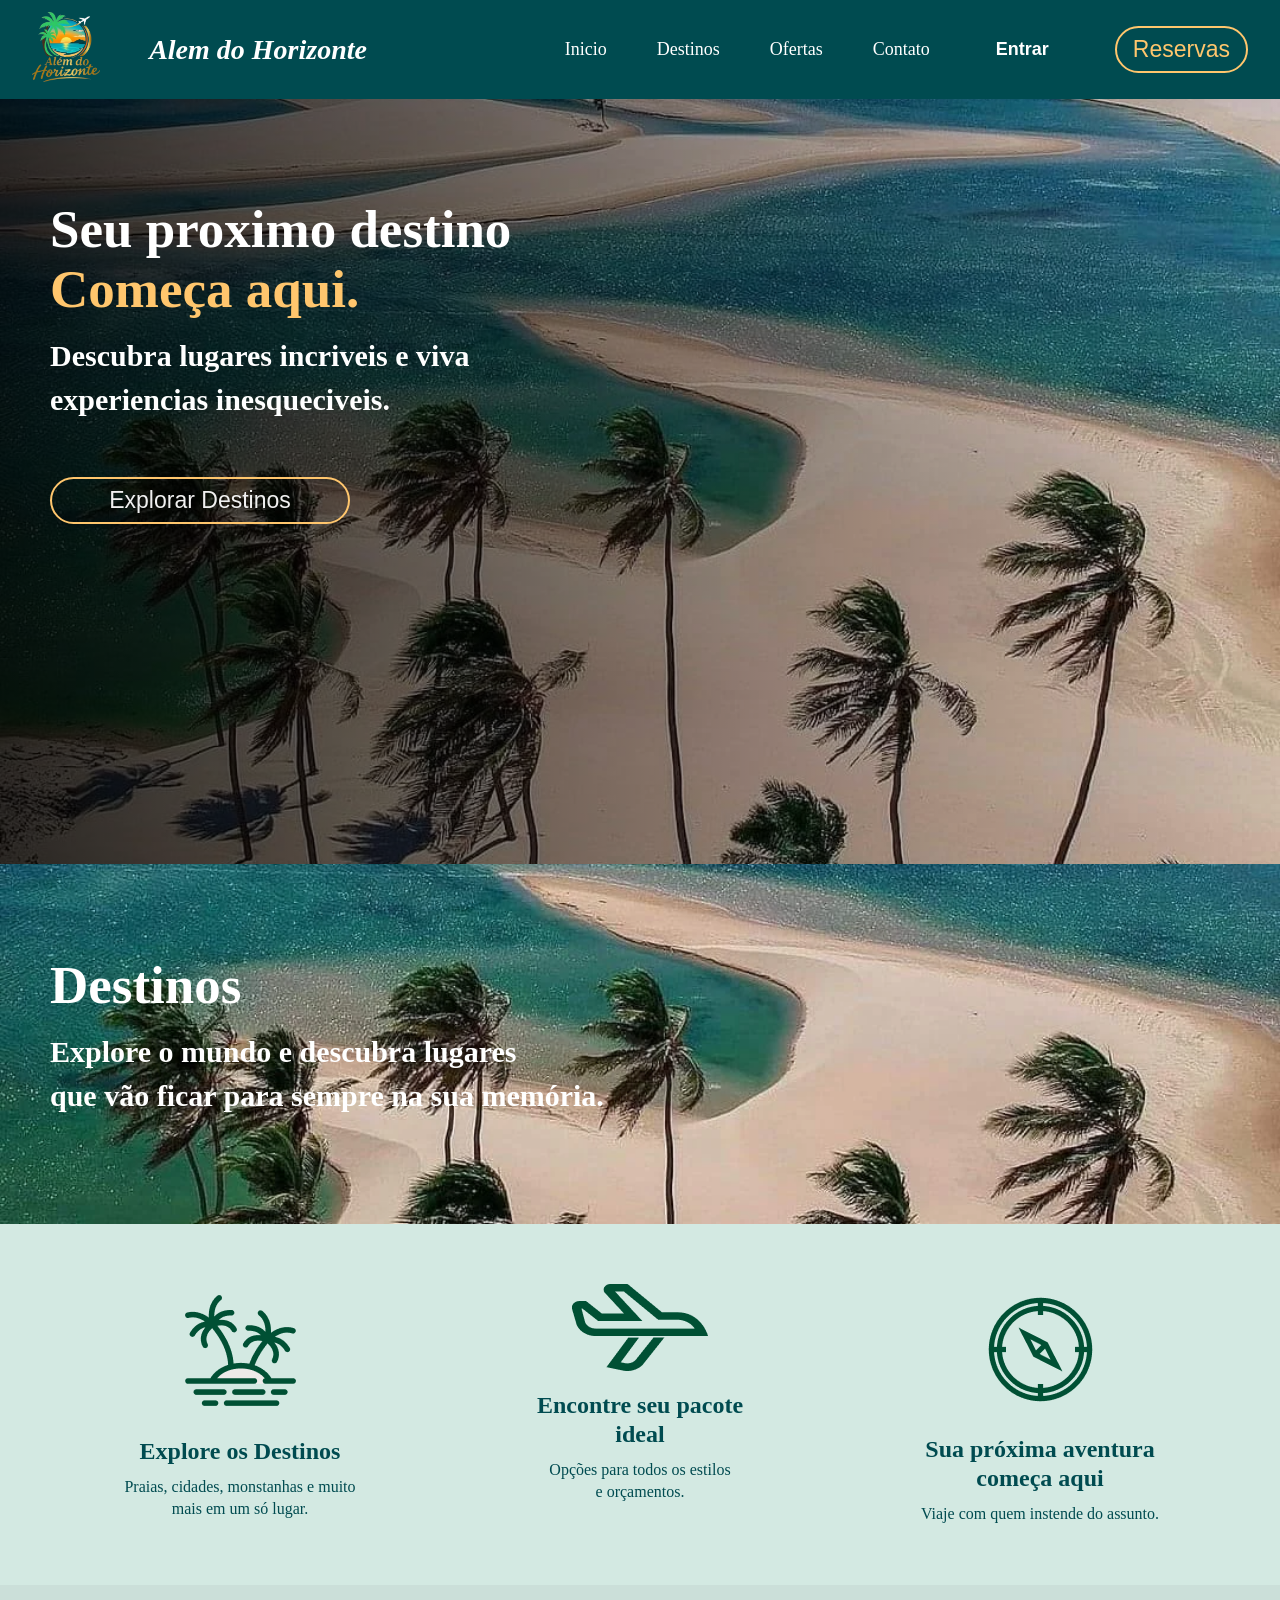
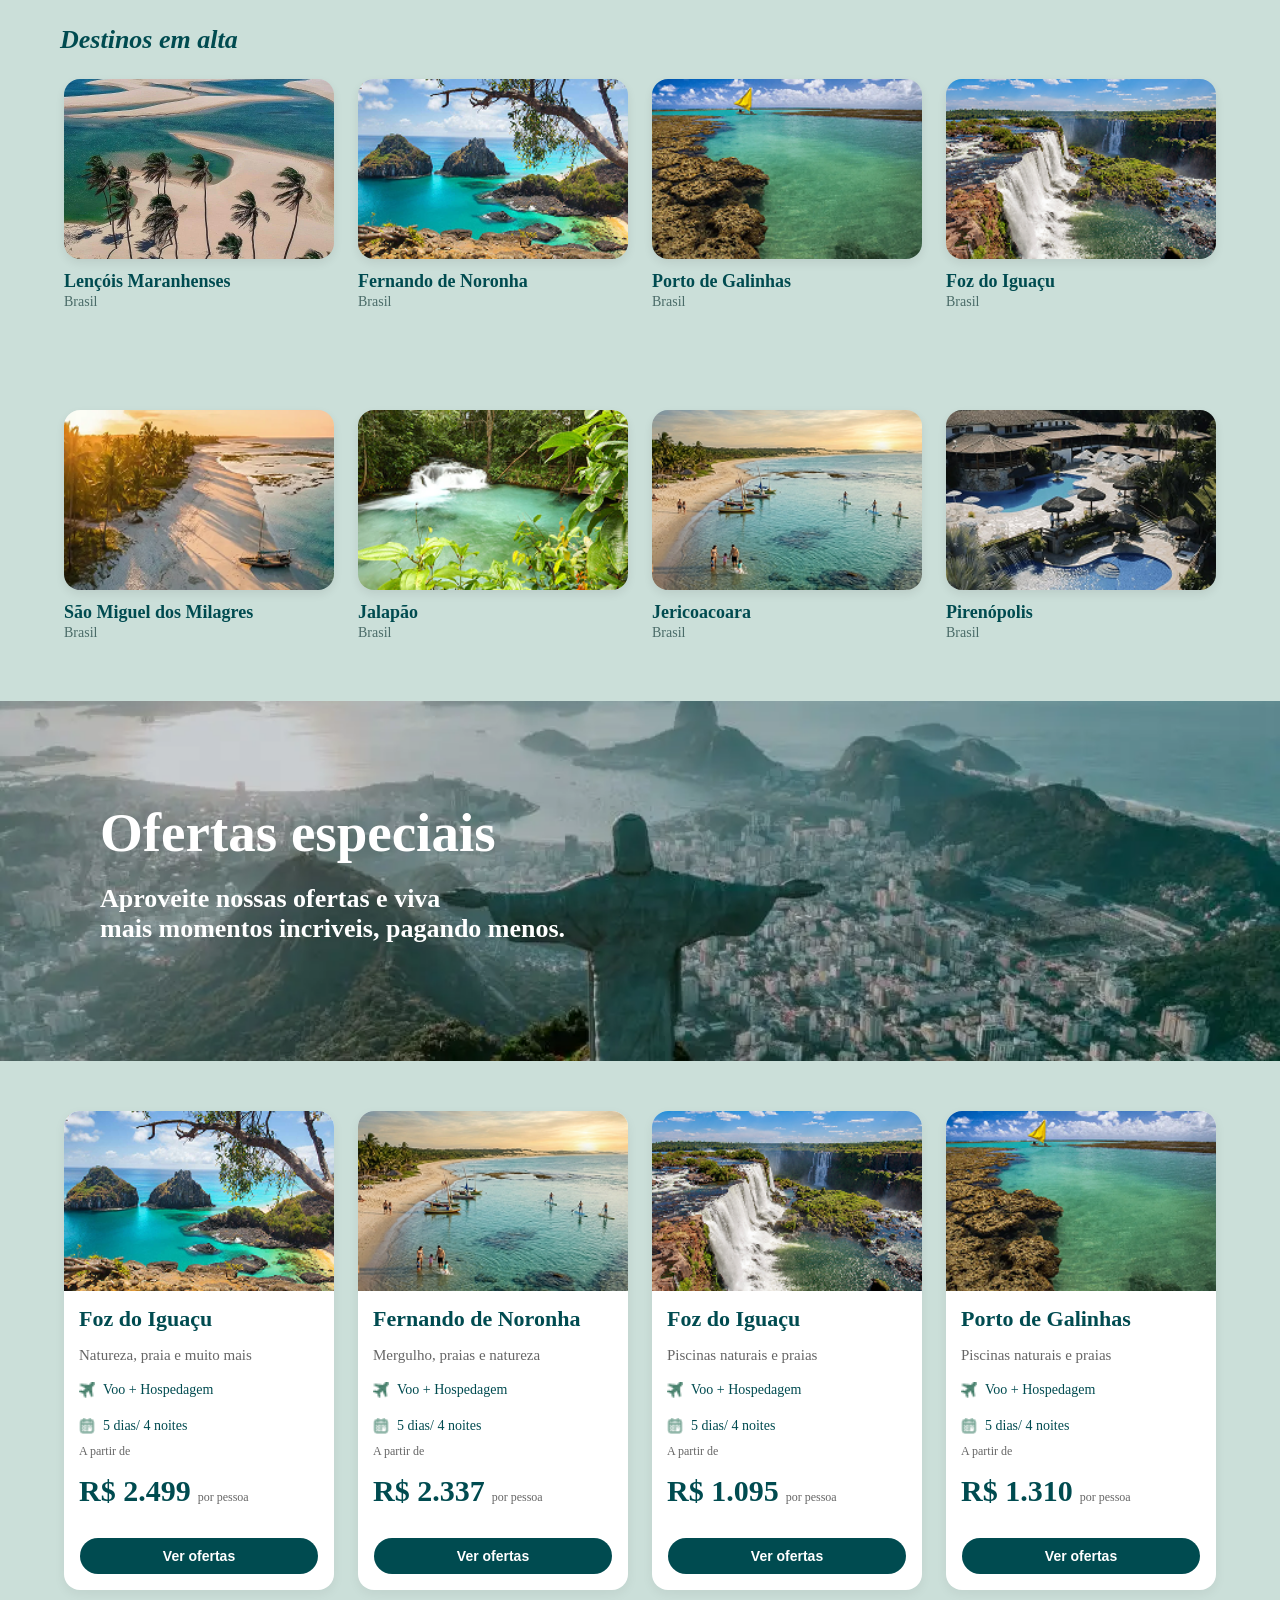
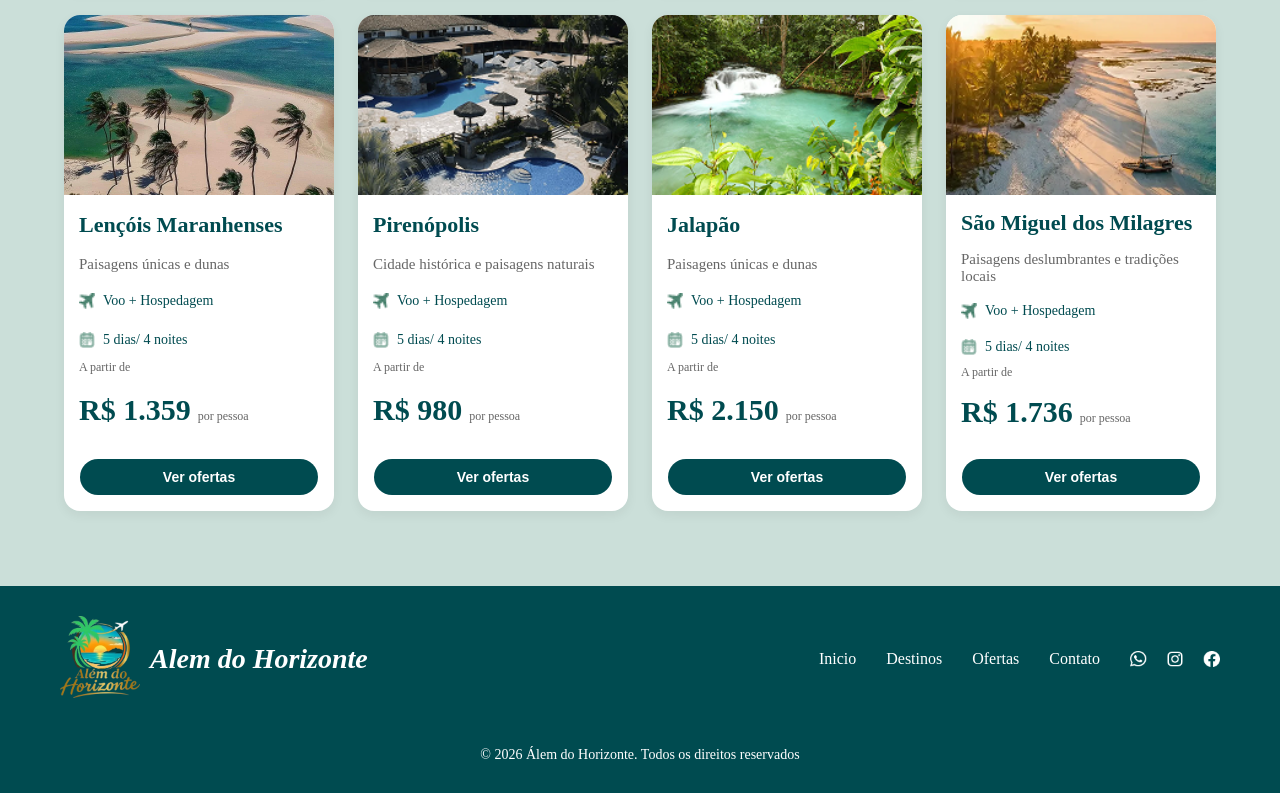
<file: index.html>
<!DOCTYPE html>
<html lang="pt-br">
<head>
    <meta charset="UTF-8">
    <meta name="viewport" content="width=device-width, initial-scale=1.0">
    <title>alemdohorizonte.com.br - Realize conosco sua viagem de verao2027</title>
    <meta name="author" content="Kawany, Marcos, Thifane">
    <link rel="stylesheet" href="css/style.css">
</head>
<body>
    <div class="container">
        <header class="menu">
               <nav class="nav-menu">
                <ul>
                    <li><a href="index.html"><img src="img/logo.png" alt="Logo da empresa alem do horizonte"></a></li>
                    <li><spam class="Titulo-nav">Alem do Horizonte</spam></li>
                    <div class="escritas-nav">
                    <li><a>Inicio</a></li>
                    <li><a>Destinos</a></li>
                    <li><a>Ofertas</a></li>
                    <li><a>Contato</a></li>
                    <li><button class="btn-entrar">Entrar</button></li>
                    <li><a href="forms.html"><button class="btn-reservas">Reservas</button></a></li>
                    </div>
                </ul>
               </nav>
        </header>
    </div>
    <div class="explorar-destino">
         <h1 class="primeiro-titulo">Seu proximo destino</h1>
         <h1 class="segundo-titulo">Começa aqui.</h1>
         <h2 class="primeira-descricao">Descubra lugares incriveis e viva</h2>
         <h2 class="segunda-descricao">experiencias inesqueciveis.</h2>
         <button class="btn-explorar">Explorar Destinos</button>
    </div>

    <div class="destinos-text">

        <h1 class="titulo-text">Destinos</h1>
        <h2 class="descricao-text">Explore o mundo e descubra lugares</h2>
        <h2 class="segunda-descricao-text">que vão ficar para sempre na sua memória.</h2>
    </div>


    <div class="informacoes">
        <ul>
            <li class="icone-informacoes"><img src="img/coconut tree.png" alt="icone de um aviao"></li>
            <li class="titulo-informacoes"><h1>Explore os Destinos</h1></li>
            <li class="descricao-informacoes"><h2>Praias, cidades, monstanhas e muito<br>mais em um só lugar.</h2></li>
        </ul>
        <ul>
            <li class="icone-informacoes"><img src="img/airplane.png" alt="icone de um hotel"></li>
            <li class="titulo-informacoes"><h1>Encontre seu pacote<br>ideal</h1></li>
            <li class="descricao-informacoes"><h2>Opções para todos os estilos<br>e orçamentos.</h2></li>
        </ul>
        <ul>
            <li class="icone-informacoes"><img src="img/Compass.png" alt="icone de um passeio turistico"></li>
            <li class="titulo-informacoes"><h1>Sua próxima aventura<br>começa aqui</h1></li>
            <li class="descricao-informacoes"><h2>Viaje com quem instende do assunto.</h2></li>
        </ul>
    </div>

    <div class="destino-em-alta">
        <h1 class="titulo-destino-em-alta">Destinos em alta</h1>

        <ul class="destino-em-alta-lista">
            <li class="destino-em-alta-item"> <img src="img/Pequenos-Lencois-Maranhenses.png" alt="lençóis maranhenses">
            <span class="descricao-destino-em-alta">Lençóis Maranhenses</span>
            <span class="preco-destino-em-alta">Brasil</span>
            </li>
            <li class="destino-em-alta-item"> <img src="img/Foto Fernando de Noronha.png" alt="Fernando de Noronha">
            <span class="descricao-destino-em-alta">Fernando de Noronha</span>
            <span class="preco-destino-em-alta">Brasil</span>
            </li>
            <li class="destino-em-alta-item"> <img src="img/Foto Porto de Galinhas.png" alt="Porto de Galinhas">
            <span class="descricao-destino-em-alta">Porto de Galinhas</span>
            <span class="preco-destino-em-alta">Brasil</span>
            </li>
            <li class="destino-em-alta-item"> <img src="img/Foto Foz Do Iguaçu.png" alt="Foz do Iguaçu">
            <span class="descricao-destino-em-alta">Foz do Iguaçu</span>
            <span class="preco-destino-em-alta">Brasil</span>
            </li>
        </ul>
    </div>


    <div class="destino-em-alta">

        <ul class="destino-em-alta-lista">
            <li class="destino-em-alta-item"> <img src="img/São Miguel dos Milagres.png" alt="São Miguel dos Milagres">
            <span class="descricao-destino-em-alta">São Miguel dos Milagres</span>
            <span class="preco-destino-em-alta">Brasil</span>
            </li>
            <li class="destino-em-alta-item"> <img src="img/Jalapão.png" alt="Jalapão">
            <span class="descricao-destino-em-alta">Jalapão</span>
            <span class="preco-destino-em-alta">Brasil</span>
            </li>
            <li class="destino-em-alta-item"> <img src="img/Jericoacoara.png" alt="Jericoacoara">
            <span class="descricao-destino-em-alta">Jericoacoara</span>
            <span class="preco-destino-em-alta">Brasil</span>
            </li>
            <li class="destino-em-alta-item"> <img src="img/Pirenópolis.png" alt="Pirenópolis">
            <span class="descricao-destino-em-alta">Pirenópolis</span>
            <span class="preco-destino-em-alta">Brasil</span>
            </li>
        </ul>
    </div>


    <div class="ofertas-especiais">
        <h1 class="titulo-ofertas-especiais">Ofertas especiais</h1>
        <h2 class="descricao-ofertas-especiais">Aproveite nossas ofertas e viva<br>mais momentos incriveis, pagando menos.</h2>
    </div>


    <div class="Selecao_viagens">
        <div class="selecao-top">
            <ul class="cards">
                <li class="card-item"><img src="img/Foto Fernando de Noronha.png" alt="Foz do Iguaçu">
                    <span class="descricao-card">Foz do Iguaçu</span>
                    <span class="subdescricao-card">Natureza, praia e muito mais</span>
                    <span class="hospedagem"><p><img src="img/Vector.png" alt="avião"></p>Voo + Hospedagem</span>
                    <span class="dias"><p><img src="img/andrsrxn_calendar-days.png" alt="calendario"></p>5 dias/ 4 noites</span>
                    <span class="partir">A partir de</span>
                    <span class="preco-card"><p>R$ 2.499</p> por pessoa</span>
                <button class="btn-card">Ver ofertas <p><img src="img/Vector (1).png" alt="avião"></p></button>
                </li>
                <li class="card-item"><img src="img/Jericoacoara.png" alt="Fernando de Noronha">
                    <span class="descricao-card">Fernando de Noronha</span>
                    <span class="subdescricao-card">Mergulho, praias e natureza</span>
                    <span class="hospedagem"><p><img src="img/Vector.png" alt="avião"></p>Voo + Hospedagem</span>
                    <span class="dias"><p><img src="img/andrsrxn_calendar-days.png" alt="calendario"></p>5 dias/ 4 noites</span>
                    <span class="partir">A partir de</span>
                    <span class="preco-card"><p>R$ 2.337</p> por pessoa</span>
                    <button class="btn-card">Ver ofertas <p><img src="img/Vector (1).png" alt="avião"></p></button>
                </li>
                <li class="card-item"><img src="img/Foto Foz Do Iguaçu.png" alt="Foz do Iguaçu">
                    <span class="descricao-card">Foz do Iguaçu</span>
                    <span class="subdescricao-card">Piscinas naturais e praias</span>
                    <span class="hospedagem"><p><img src="img/Vector.png" alt="avião"></p>Voo + Hospedagem</span>
                    <span class="dias"><p><img src="img/andrsrxn_calendar-days.png" alt="calendario"></p>5 dias/ 4 noites</span>
                    <span class="partir">A partir de</span>
                    <span class="preco-card"><p>R$ 1.095</p> por pessoa</span>
                    <button class="btn-card">Ver ofertas <p><img src="img/Vector (1).png" alt="avião"></p></button>
                </li>
                <li class="card-item"><img src="img/Foto Porto de Galinhas.png" alt="Porto de Galinhas">
                    <span class="descricao-card">Porto de Galinhas</span>
                    <span class="subdescricao-card">Piscinas naturais e praias</span>
                    <span class="hospedagem"><p><img src="img/Vector.png" alt="avião"></p>Voo + Hospedagem</span>
                    <span class="dias"><p><img src="img/andrsrxn_calendar-days.png" alt="calendario"></p>5 dias/ 4 noites</span>
                    <span class="partir">A partir de</span>
                    <span class="preco-card"><p>R$ 1.310</p> por pessoa</span>
                    <button class="btn-card">Ver ofertas <p><img src="img/Vector (1).png" alt="avião"></p></button>
                </li>
            </ul>
        </div>



        <div class="selecao-bottom">
            <ul class="cards">
                <li class="card-item"><img src="img/Pequenos-Lencois-Maranhenses.png" alt="Pequenos Lençóis Maranhenses">
                    <span class="descricao-card">Lençóis Maranhenses</span>
                    <span class="subdescricao-card">Paisagens únicas e dunas</span>
                    <span class="hospedagem"><p><img src="img/Vector.png" alt="avião"></p>Voo + Hospedagem</span>
                    <span class="dias"><p><img src="img/andrsrxn_calendar-days.png" alt="calendario"></p>5 dias/ 4 noites</span>
                    <span class="partir">A partir de</span>
                    <span class="preco-card"><p>R$ 1.359</p> por pessoa</span>
                    <button class="btn-card">Ver ofertas <p><img src="img/Vector (1).png" alt="avião"></p></button>
                </li>
                <li class="card-item"><img src="img/Pirenópolis.png" alt="Pirenópolis">
                    <span class="descricao-card">Pirenópolis</span>
                    <span class="subdescricao-card">Cidade histórica e paisagens naturais</span>
                    <span class="hospedagem"><p><img src="img/Vector.png" alt="avião"></p>Voo + Hospedagem</span>
                    <span class="dias"><p><img src="img/andrsrxn_calendar-days.png" alt="calendario"></p>5 dias/ 4 noites</span>
                    <span class="partir">A partir de</span>
                    <span class="preco-card"><p>R$ 980</p> por pessoa</span>
                    <button class="btn-card">Ver ofertas <p><img src="img/Vector (1).png" alt="avião"></p></button>
                </li>
                <li class="card-item"><img src="img/Jalapão.png" alt="Jalapão">
                    <span class="descricao-card">Jalapão</span>
                    <span class="subdescricao-card">Paisagens únicas e dunas</span>
                    <span class="hospedagem"><p><img src="img/Vector.png" alt="avião"></p>Voo + Hospedagem</span>
                    <span class="dias"><p><img src="img/andrsrxn_calendar-days.png" alt="calendario"></p>5 dias/ 4 noites</span>
                    <span class="partir">A partir de</span>
                    <span class="preco-card"><p>R$ 2.150</p> por pessoa</span>
                    <button class="btn-card">Ver ofertas <p><img src="img/Vector (1).png" alt="avião"></p></button>
                </li>
                <li class="card-item"><img src="img/São Miguel dos Milagres.png" alt="São Miguel dos Milagres">
                    <span class="descricao-card">São Miguel dos Milagres</span>
                    <span class="subdescricao-card">Paisagens deslumbrantes e tradições locais</span>
                    <span class="hospedagem"><p><img src="img/Vector.png" alt="avião"></p>Voo + Hospedagem</span>
                    <span class="dias"><p><img src="img/andrsrxn_calendar-days.png" alt="calendario"></p>5 dias/ 4 noites</span>
                    <span class="partir">A partir de</span>
                    <span class="preco-card"><p>R$ 1.736</p> por pessoa</span>
                    <button class="btn-card">Ver ofertas <p><img src="img/Vector (1).png" alt="avião"></p></button>
                </li>
            </ul>
        </div>
    </div>



    <footer class="footer">

        <nav class="nav-foorter">
                <ul>
                    <li><a href="index.html"><img src="img/logo.png" alt="Logo da empresa alem do horizonte"></a></li>
                    <li><spam class="Titulo-nav">Alem do Horizonte</spam></li>
                    <div class="escritas-nav">
                    <li><a>Inicio</a></li>
                    <li><a>Destinos</a></li>
                    <li><a>Ofertas</a></li>
                    <li><a>Contato</a></li>
                    <li><img src="img/Group.png" alt="Ícone de rede social"></li>
                    </div>
                </ul>
               </nav>

        <p>© 2026 Álem do Horizonte. Todos os direitos reservados </p>
    </footer>

</body>
</html>
</file>
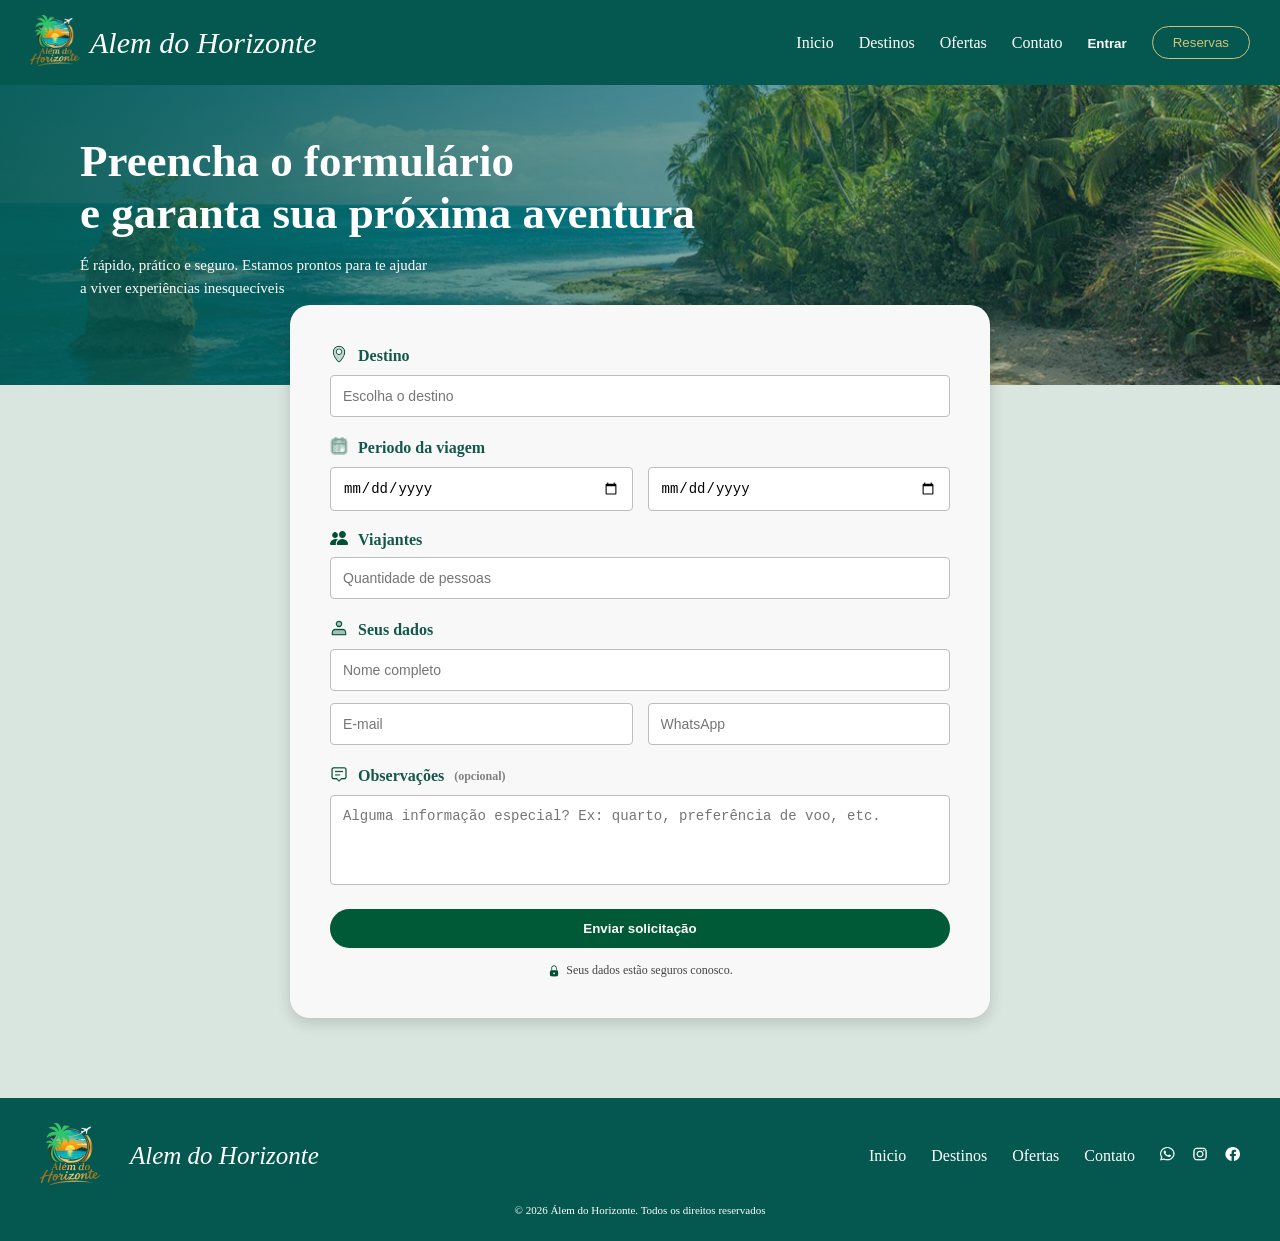
<file: forms.html>
<!DOCTYPE html>
<html lang="pt-br">
<head>
    <meta charset="UTF-8">
    <meta name="viewport" content="width=device-width, initial-scale=1.0">
    <title>Formulario</title>
    <link rel="stylesheet" href="css/forms.css">
</head>
<body>
    <div class="container">
        <header class="menu">
               <nav class="nav-menu">
                <ul>
                    <li><a href="index.html"><img src="img/logo.png" alt="Logo da empresa alem do horizonte"></a></li>
                    <li><spam class="Titulo-nav">Alem do Horizonte</spam></li>
                    <div class="escritas-nav">
                    <li><a>Inicio</a></li>
                    <li><a>Destinos</a></li>
                    <li><a>Ofertas</a></li>
                    <li><a>Contato</a></li>
                    <li><button class="btn-entrar">Entrar</button></li>
                    <li><a href="forms.html"><button class="btn-reservas">Reservas</button></a></li>
                    </div>
                </ul>
               </nav>
        </header>


        <div class="preecha forms">
            <h1>Preencha o formulário<br>e garanta sua próxima aventura</h1>
        <h3>É rápido, prático e seguro. Estamos prontos para te ajudar<br>a viver experiências inesquecíveis</h3>
        </div>

        <div class="formulario">
            <form class="form-viagem" action="processar_formulario.php" method="POST">

                <div class="grupo-form">
                    <label class="titulo-form" for="destino"><span class="icone-form"><img src="img/andrsrxn_map-pin.png" alt="Localização"></span>Destino</label>
                    <input class="campo-form" type="text" id="destino" name="destino" placeholder="Escolha o destino" required>
                </div>

                <div class="grupo-form">
                    <label class="titulo-form" for="data-ida"><span class="icone-form"><img src="img/andrsrxn_calendar-days.png" alt="calendario"></span>Periodo da viagem</label>
                    <div class="linha-form">
                        <input class="campo-form" type="date" id="data-ida" name="data-ida" title="Data de ida" required>
                        <input class="campo-form" type="date" id="data-volta" name="data-volta" title="Data de volta" required>
                    </div>
                </div>

                <div class="grupo-form">
                    <label class="titulo-form" for="viajantes"><span class="icone-form"><img src="img/pessoas.png" alt="Viajantes"></span>Viajantes</label>
                    <input class="campo-form" type="number" id="viajantes" name="viajantes" min="1" placeholder="Quantidade de pessoas" required>
                </div>

                <div class="grupo-form">
                    <label class="titulo-form" for="nome"><span class="icone-form"><img src="img/icon-park-twotone_people.png" alt="Usuário"></span>Seus dados</label>
                    <input class="campo-form" type="text" id="nome" name="nome" placeholder="Nome completo" required>
                    <div class="linha-form">
                        <input class="campo-form" type="email" id="email" name="email" placeholder="E-mail" required>
                        <input class="campo-form" type="tel" id="whatsapp" name="whatsapp" placeholder="WhatsApp" required>
                    </div>
                </div>

                <div class="grupo-form">
                    <label class="titulo-form" for="observacoes"><span class="icone-form"><img src="img/griddy-icons_annotation-text.png" alt="Observações"></span>Observações <span class="opcional">(opcional)</span></label>
                    <textarea class="campo-form" id="observacoes" name="observacoes" placeholder="Alguma informação especial? Ex: quarto, preferência de voo, etc."></textarea>
                </div>

                <button class="btn-enviar" type="submit">Enviar solicitação</button>

                <span class="seguranca-form"><img src="img/basil_lock-solid.png" alt="Segurança"> Seus dados estão seguros conosco.</span>
            </form>
        </div>
    </div>



    <footer class="footer">

        <nav class="nav-foorter">
                <ul>
                    <li><a href="index.html"><img src="img/logo.png" alt="Logo da empresa alem do horizonte"></a></li>
                    <li><spam class="Titulo-nav">Alem do Horizonte</spam></li>
                    <div class="escritas-nav">
                    <li><a>Inicio</a></li>
                    <li><a>Destinos</a></li>
                    <li><a>Ofertas</a></li>
                    <li><a>Contato</a></li>
                    <li><img src="img/Group.png" alt="Ícone de rede social" style="background-color: black;"></li>
                    </div>
                </ul>
               </nav>

        <p>© 2026 Álem do Horizonte. Todos os direitos reservados </p>
    </footer>

</body>
</html>
</file>
<file: css/style.css>
body{
    background-color: #D3E9E2;
    overflow-x: hidden;
}
.container{
    width:100%;
}

body{
    width:100%;
    overflow-x:hidden;
}

.container{
    width: 100%;
    max-width: none;
    margin: 0 auto;
}

* {
    margin: 0;
    padding: 0;
    box-sizing: border-box;
}

.menu {
    background-color: #004B50;
    padding: 12px 32px;
}

.nav-menu ul {
    display: flex;
    align-items: center;
    gap: 24px;
    list-style: none;
}

.nav-menu .escritas-nav {
    margin-left: auto;
    display: flex;
    align-items: center;
    gap: 50px;
    list-style: none;
}

.nav-menu img {
    height: 70px;
}


.Titulo-nav {
    color: #fff;
    font-weight: bold;
    font-style: italic;
    font-size: 28px;
    margin-left: 25px;
}

.nav-menu a {
    color: #fff;
    text-decoration: none;
    cursor: pointer;
    font-size: 18px;
}

.btn-entrar {
    background: none;
    border: none;
    color: #fff;
    font-weight: bold;
    font-size: 18px;
    cursor: pointer;
    padding: 8px 16px;
    transition: 0.3s;
}

.btn-reservas {
    background: none;
    border: 2px solid #FFC66D;
    color: #FFC66D;
    font-size: 23px;
    padding: 8px 16px;
    border-radius: 40px;
    cursor: pointer;
    padding: 8px 16px;
    transition: 0.3s;
}

.btn-entrar:hover {
    color: #FFC66D;
}

.btn-reservas:hover {
    background-color: #FFC66D;
    color: #004B50;
}

.primeiro-titulo {
    color: #fff;
    font-size: 53px;
    margin-top: 100px;
    margin-left: 50px;
}

.segundo-titulo {
    color: #FFC66D;
    font-size: 53px;
    margin-left: 50px;
}

.primeira-descricao {
    color: #fff;
    font-size: 30px;
    margin-left: 50px;
    margin-top: 20px;
}

.segunda-descricao {
    color: #fff;
    font-size: 30px;
    margin-left: 50px;
    margin-top: 10px;
}

.explorar-destino {
    background-image: linear-gradient(to right, rgba(0, 0, 0, 0.8), transparent), url('../img/Pequenos-Lencois-Maranhenses.png');
    background-size: cover;
    background-position: center;
    height: 85vh;
    display: flex;
    flex-direction: column;
    justify-content: left;
    align-items: left;
    text-align: left;
}

.btn-explorar {
    background: none;
    border: 2px solid #FFC66D;
    color: #f0f0f0;
    max-width: 300px;
    font-size: 23px;
    padding: 8px 16px;
    border-radius: 40px;
    cursor: pointer;
    padding: 8px 16px;
    margin-top: 60px;
    margin-left: 50px;
    transition: 0.3s;
}

.btn-explorar:hover {
    background-color: #FFC66D;
    color: #004B50;
}

.destinos-text{
    background-image:url('../img/Pequenos-Lencois-Maranhenses.png');
    background-size: cover;
    background-position: center;
    height: 40vh;
    display: flex;
    flex-direction: column;
    justify-content: left;
    align-items: left;
    text-align: left;
}

.titulo-text {
    color: #fff;
    font-size: 53px;
    margin-top: 100px;
    margin-left: 50px;
}

.descricao-text {
    color: #fff;
    font-size: 30px;
    margin-left: 50px;
    margin-top: 20px;
    font-weight: bold;
}
.segunda-descricao-text {
    color: #fff;
    font-size: 30px;
    margin-left: 50px;
    margin-top: 10px;
    font-weight: bold;
}

.informacoes {
    background-color: #D3E9E2;
    padding: 12px 32px;
    display: flex;
    justify-content: space-between;
    align-items: center;
}
.icone
-informacoes {
    display: flex;
    margin-top: 50px;
    align-items: center;
    margin-left: 100px;
}

.titulo-informacoes {
    color: #005034;
    font-size: 20px;
    font-weight: bold;
    list-style: none;
    margin-top: 50px;
}

.descricao-informacoes {
    color: #005034;
    font-size: 16px;
    list-style: none;
}
.destino-em-alta {
    background-color: #CBDFD9;
    padding-bottom: 80px;
}

.titulo-destino-em-alta{
    font-style: italic;
    padding-top:40px;
    font-size: 50px;
    color: #004B50;
    list-style: none;
    margin-left: 40px;
    margin-bottom: 40px;
}
.destino-em-alta-lista {
    padding: 12px 20px;
    display: flex;
    justify-content: center;
    gap: 15px;
    list-style: none;
}

.destino-em-alta-item {
    display: flex;
    flex-direction: column;
}

.destino-em-alta-item img{
    width: 220px;
    height: 150px;
    object-fit: cover;
    border-radius: 15px;
}

.descricao-destino-em-alta {
    color: #004B50;
    font-size: 18px;
    font-weight: bold;
    list-style: none;
}

.preco-destino-em-alta {
    color: #004B50;
    font-size: 16px;
    list-style: none;
}

.ofertas-especiais {
    background-image:url('../img/cristo redentor.png');
    background-size: cover;
    background-position: center;
    height: 40vh;
    display: flex;
    flex-direction: column;
    justify-content: left;
    align-items: left;
    text-align: left;
}

.titulo-ofertas-especiais {
    color: #fff;
    font-size: 55px;
    margin-top: 100px;
    margin-left: 100px;
}
.descricao-ofertas-especiais {
    color: #fff;
    font-size: 26px;
    margin-left: 100px;
    margin-top: 20px;
    font-weight: bold;
}
/* CARDS */

.Selecao_viagens{
    background-color:#F5F5F5;
    padding:40px;
}


/* ==================== CARDS / SELEÇÃO VIAGENS ==================== */

.Selecao_viagens {
    background-color: #CBDFD9;
    padding: 50px 20px;
}

.selecao-top, .selecao-bottom {
    margin-bottom: 25px;
}

.cards {
    display: flex;
    justify-content: center;
    flex-wrap: wrap;
    gap: 20px;
    list-style: none;
    max-width: 1200px;
    margin: 0 auto;
    padding: 0;
}

.card-item {
    width: 260px;
    background: #ffffff;
    border-radius: 16px;
    overflow: hidden;
    box-shadow: 0 4px 12px rgba(0, 0, 0, 0.06);
    display: flex;
    flex-direction: column;
}

.card-item > img {
    width: 100%;
    height: 140px;
    object-fit: cover;
    display: block;
}

.descricao-card {
    display: block;
    font-size: 20px;
    font-weight: bold;
    color: #004B50;
    padding: 12px 16px 4px 16px;
}

.subdescricao-card {
    display: block;
    font-size: 13px;
    color: #555555;
    padding: 0 16px;
    margin-bottom: 8px;
}

.hospedagem,
.dias {
    display: flex;
    align-items: center;
    gap: 8px;
    padding: 4px 16px;
    color: #004B50;
    font-size: 13px;
}

.hospedagem p,
.dias p {
    margin: 0;
    display: flex;
    align-items: center;
}

.hospedagem img,
.dias img {
    width: 14px;
    height: 14px;
}

.partir {
    display: block;
    padding: 8px 16px 0 16px;
    color: #666666;
    font-size: 12px;
}

.preco-card {
    display: block;
    padding: 0 16px;
    color: #666666;
    font-size: 12px;
}

.preco-card p {
    font-size: 26px;
    color: #004B50;
    font-weight: bold;
    display: inline-block;
    margin: 0 4px 0 0;
}

.btn-card {
    width: 88%;
    margin: 12px auto 16px auto;
    background-color: #004B50;
    color: #ffffff;
    border: none;
    border-radius: 20px;
    padding: 8px 0;
    font-size: 13px;
    font-weight: 500;
    cursor: pointer;
    display: flex;
    align-items: center;
    justify-content: center;
    gap: 6px;
    transition: background 0.2s;
}

.btn-card:hover {
    background-color: #00363a;
}

.btn-card p {
    margin: 0;
    display: flex;
    align-items: center;
}

.btn-card img {
    width: 12px;
    height: 12px;
}

.footer {
    background: #004B50;
    color: white;
    padding: 30px 60px;
    display: flex;
    flex-direction: column;
}

.nav-foorter {
    margin-bottom: 20px;
}

.nav-foorter ul {
    display: flex;
    align-items: center;
    list-style: none;
}

.nav-foorter img {
    width: 80px;
    height: auto;
}

.footer .Titulo-nav {
    font-size: 28px;
    margin-left: 10px;
}

.nav-foorter .escritas-nav {
    margin-left: auto;
    display: flex;
    align-items: center;
    gap: 30px;
}

.nav-foorter .escritas-nav img {
    width: 90px;
    height: auto;
    display: block;
}

.nav-foorter a {
    color: white;
    text-decoration: none;
}

.footer p {
    text-align: center;
    margin-top: 25px;
    font-size: 14px;
}

.nav-foorter img{
    width:80px;
    height:auto;
}

.footer .Titulo-nav{
    font-size:28px;
    margin-left:10px;
}

.nav-foorter .escritas-nav{
    margin-left:auto;
    display:flex;
    align-items:center;
    gap:30px;
}

.nav-foorter a{
    color:white;
    text-decoration:none;
}

.footer p{
    text-align:center;
    margin-top:25px;
    font-size:14px;
}
.nav-foorter img{
    width:80px;
}
.footer{
    display:flex;
    flex-direction:column;
}

.nav-foorter{
    margin-bottom:20px;
}
.cards {
    display: flex;
    justify-content: center;
    flex-wrap: wrap; 
    gap: 24px; 
    list-style: none;
    max-width: 1280px; 
    margin: 0 auto;
    padding: 0;
}

.card-item {
    width: 270px;
    background: #ffffff;
    border-radius: 16px;
    overflow: hidden;
    box-shadow: 0 4px 12px rgba(0, 0, 0, 0.06);
    display: flex;
    flex-direction: column;
    justify-content: space-between; 
}

.subdescricao-card {
    display: block;
    font-size: 13px;
    color: #555555;
    padding: 0 16px;
    margin-bottom: 8px;
}

.btn-card {
    width: 88%;
    margin: 15px auto 16px auto; 
    background-color: #004B50;
    color: #ffffff;
    border: none;
    border-radius: 20px;
    padding: 10px 16px;
    font-size: 14px;
    font-weight: bold;
    cursor: pointer;

    display: inline-flex;
    align-items: center;
    justify-content: center;
    gap: 8px;
}

.btn-card p {
    margin: 0 !important;
    padding: 0 !important;
    display: flex !important;
    align-items: center !important;
    line-height: 0 !important; 
}

.btn-card img {
    width: 14px !important;
    height: 14px !important;
    display: inline-block !important;
    vertical-align: middle !important;
}

.card-item > img{
    width:100%;
    height:180px;
    object-fit:cover;
    display:block;
}

.descricao-card{
    display:block;
    font-size:22px;
    font-weight:bold;
    color:#004B50;
    padding:15px;
}

.subdescricao-card{
    display:block;
    font-size:15px;
    color:#666;
    padding:0 15px;
}

.hospedagem,
.dias{
    display:flex;
    align-items:center;
    gap:8px;
    padding:10px 15px;
    color:#004B50;
    font-size:14px;
}

.hospedagem img,
.dias img{
    width:16px;
    height:16px;
}

.partir{
    display:block;
    padding:0 15px;
    color:#666;
}

.preco-card{
    display:block;
    padding:15px;
}

.preco-card p{
    font-size:30px;
    color:#004B50;
    font-weight:bold;
}

.btn-card{
    width:85%;
    margin:15px auto 20px;
    display:block;

    background:#004B50;
    color:white;

    border:none;
    border-radius:40px;

    padding:12px;

    cursor:pointer;
}
.nav-foorter .escritas-nav img{
    width: 90px;
    height: auto;
    display: block;
}
li, ul, ol {
    list-style: none;
}

img {
    border: none;
    outline: none;
}
.informacoes ul:first-child .icone-informacoes img {
    clip-path: inset(6px);
}
.btn-card {
    width: 88%;
    margin: 15px auto 16px auto; 
    background-color: #004B50;
    color: #ffffff;
    border: none;
    border-radius: 20px;
    padding: 10px 16px;
    font-size: 14px;
    font-weight: bold;
    cursor: pointer;

    display: flex;
    align-items: center;
    justify-content: center;
}

.btn-card p {
    display: none !important;
}

.destino-em-alta {
    max-width: 1280px;
    margin: 0 auto 30px auto;
    padding: 0 20px;
}

.titulo-destino-em-alta {
    font-size: 24px;
    color: #004B50;
    margin-bottom: 20px;
}

.destino-em-alta-lista {
    display: flex;
    justify-content: center;
    flex-wrap: wrap;
    gap: 24px;
    list-style: none;
    padding: 0;
    margin: 0;
}

.destino-em-alta-item {
    width: 270px;
    display: flex;
    flex-direction: column;
}

.destino-em-alta-item img {
    width: 100% !important;
    height: 180px !important;
    object-fit: cover !important;
    border-radius: 16px !important;
    display: block;
    box-shadow: 0 4px 10px rgba(0, 0, 0, 0.08);
}

.descricao-destino-em-alta {
    font-size: 18px !important;
    font-weight: bold !important;
    color: #004B50 !important;
    margin-top: 12px !important;
    display: block;
}

.preco-destino-em-alta {
    font-size: 14px !important;
    color: #4A6B68 !important;
    margin-top: 2px !important;
    display: block;
}

.destino-em-alta {
    background-color: #CBDFD9 !important;
    width: 100% !important;
    max-width: 100% !important;
    padding: 40px 0 60px 0 !important;
    margin: 0 !important;
}

.titulo-destino-em-alta {
    max-width: 1200px;
    margin: 0 auto 24px auto !important;
    padding: 0 20px !important;
    font-size: 26px !important;
    font-style: italic !important;
    color: #004B50 !important;
}

.destino-em-alta-lista {
    max-width: 1200px;
    margin: 0 auto !important;
    padding: 0 20px !important;
    display: flex;
    justify-content: center;
    flex-wrap: wrap;
    gap: 24px;
    list-style: none;
}

.destino-em-alta-item {
    width: 270px;
    background: transparent !important;
    box-shadow: none !important;
    display: flex;
    flex-direction: column;
}

.destino-em-alta-item img {
    width: 100% !important;
    height: 180px !important;
    object-fit: cover !important;
    border-radius: 16px !important;
    display: block;
}

.descricao-destino-em-alta {
    font-size: 18px !important;
    font-weight: bold !important;
    color: #004B50 !important;
    margin-top: 12px !important;
    display: block;
}

.preco-destino-em-alta {
    font-size: 14px !important;
    color: #4A6B68 !important;
    margin-top: 2px !important;
    display: block;
}

.btn-card {
    width: 88% !important;
    margin: 15px auto 16px auto !important;
    background-color: #004B50 !important;
    color: #ffffff !important;
    border: none !important;
    border-radius: 20px !important;
    padding: 10px 16px !important;
    font-size: 14px !important;
    font-weight: bold !important;
    cursor: pointer !important;
    display: flex !important;
    align-items: center !important;
    justify-content: center !important;
}

.btn-card p {
    display: none !important;
}

.informacoes {
    display: flex !important;
    justify-content: center !important;
    align-items: flex-start !important;
    gap: 40px !important;
    padding: 60px 20px !important;
    max-width: 1200px !important;
    margin: 0 auto !important;
}

.informacoes ul {
    display: flex !important;
    flex-direction: column !important;
    align-items: center !important;
    text-align: center !important;
    flex: 1 !important;
    padding: 0 !important;
    margin: 0 !important;
}

.informacoes li,
.icone-informacoes,
.titulo-informacoes,
.descricao-informacoes {
    margin-left: 0 !important;
    margin-top: 0 !important;
    text-align: center !important;
    list-style: none !important;
}

.icone-informacoes {
    margin-bottom: 16px !important;
}

.icone-informacoes img {
    height: 60px !important;
    width: auto !important;
    display: block !important;
    margin: 0 auto !important;
}

.titulo-informacoes h1 {
    font-size: 22px !important;
    color: #004B50 !important;
    margin-bottom: 8px !important;
    line-height: 1.2 !important;
}

.descricao-informacoes h2 {
    font-size: 15px !important;
    color: #004B50 !important;
    font-weight: normal !important;
    line-height: 1.4 !important;
}

.informacoes {
    display: flex !important;
    justify-content: center !important;
    align-items: flex-start !important;
    gap: 40px !important;
    padding: 60px 20px !important;
    max-width: 1200px !important;
    margin: 0 auto !important;
}

.informacoes ul {
    display: flex !important;
    flex-direction: column !important;
    align-items: center !important;
    text-align: center !important;
    flex: 1 !important;
    padding: 0 !important;
    margin: 0 !important;
}

.informacoes li,
.icone-informacoes,
.titulo-informacoes,
.descricao-informacoes {
    margin-left: 0 !important;
    margin-top: 0 !important;
    text-align: center !important;
    list-style: none !important;
}

.icone-informacoes {
    margin-bottom: 20px !important;
}

.icone-informacoes img {
    width: auto !important;
    height: auto !important;
    display: block !important;
    margin: 0 auto !important;
}

.titulo-informacoes h1 {
    font-size: 24px !important;
    color: #004B50 !important;
    margin-bottom: 10px !important;
    line-height: 1.2 !important;
}

.descricao-informacoes h2 {
    font-size: 16px !important;
    color: #004B50 !important;
    font-weight: normal !important;
    line-height: 1.4 !important;
}

.destinos-text {
    justify-content: center !important; 
    padding-bottom: 20px !important;    
}

.titulo-text {
    margin-top: 0 !important; 
}

@media (max-width: 1100px) {
    .menu {
        padding: 12px 24px;
    }

    .nav-menu > ul {
        flex-wrap: wrap;
        gap: 12px 20px;
    }

    .nav-menu .escritas-nav {
        width: 100%;
        margin-left: 0;
        justify-content: center;
        flex-wrap: wrap;
        gap: 12px 28px;
    }
}

@media (max-width: 600px) {
    .menu {
        padding: 10px 16px;
    }

    .nav-menu > ul {
        justify-content: center;
        gap: 12px;
    }

    .nav-menu > ul > li:first-child img {
        height: clamp(44px, 12vw, 60px);
    }

    .Titulo-nav {
        margin-left: 0;
        font-size: clamp(16px, 5vw, 22px);
    }

    .nav-menu .escritas-nav {
        gap: 10px 18px;
    }

    .nav-menu a {
        font-size: 16px;
    }

    .btn-entrar {
        font-size: 16px;
        padding: 8px 10px;
    }

    .btn-reservas {
        font-size: 18px;
        padding: 7px 14px;
    }
}
</file>
<file: css/forms.css>
/* RESET */

*{
    margin: 0;
    padding: 0;
    box-sizing: border-box;
}

body{
    background-color: #d9e5df;
    font-family: Georgia, serif;
}

/* MENU */

.menu{
    background: #045850;
    padding: 15px 30px;
}

.nav-menu ul{
    display: flex;
    align-items: center;
    list-style: none;
}

.nav-menu img{
    width: 50px;
}

.Titulo-nav{
    color: white;
    font-size: 30px;
    font-style: italic;
    margin-left: 10px;
}

.escritas-nav{
    display: flex;
    align-items: center;
    gap: 25px;
    margin-left: auto;
}

.escritas-nav a{
    color: white;
    text-decoration: none;
    cursor: pointer;
}

/* BOTÕES DO MENU */

.btn-entrar{
    background: none;
    border: none;
    color: white;
    font-weight: bold;
    cursor: pointer;
}

.btn-reservas{
    background: transparent;
    border: 1px solid #d2c175;
    color: #d2c175;
    border-radius: 25px;
    padding: 8px 20px;
    cursor: pointer;
}

/* BANNER */

.preecha{
    background-image:
    linear-gradient(rgba(0,0,0,.3),rgba(0,0,0,.3)),
    url("../img/praia.jpg");

    background-size: cover;
    background-position: center;

    height: 300px;

    color: white;

    padding-left: 80px;
    padding-top: 50px;
}

.preecha h1{
    font-size: 45px;
}

.preecha h3{
    margin-top: 15px;
    font-size: 15px;
    font-weight: normal;
    line-height: 1.5;
}

/* FORMULÁRIO */

.formulario{
    display: flex;
    justify-content: center;

    margin-top: -80px;
}

.form-viagem{
    background: #f8f8f8;

    width: 700px;

    padding: 40px;

    border-radius: 20px;

    box-shadow: 0 5px 15px rgba(0,0,0,.15);

    margin-bottom: 80px;
}

.grupo-form{
    margin-bottom: 20px;
}

.titulo-form{
    display: flex;
    align-items: center;
    gap: 10px;

    color: #14584b;
    font-weight: bold;

    margin-bottom: 8px;
}

.icone-form img{
    width: 18px;
}

.campo-form{
    width: 100%;

    padding: 12px;

    border: 1px solid #bdbdbd;
    border-radius: 4px;

    font-size: 14px;
}

.linha-form{
    display: flex;
    gap: 15px;
}

.linha-form .campo-form{
    flex: 1;
}

textarea.campo-form{
    height: 90px;
    resize: none;
}

.opcional{
    color: gray;
    font-size: 12px;
}

/* BOTÃO ENVIAR */

.btn-enviar{
    width: 100%;

    background: #005937;
    color: white;

    border: none;

    padding: 12px;

    border-radius: 20px;

    font-weight: bold;

    cursor: pointer;
}

.btn-enviar:hover{
    background: #00492d;
}

/* SEGURANÇA */

.seguranca-form{
    display: flex;
    align-items: center;
    justify-content: center;

    gap: 5px;

    font-size: 12px;
    color: #444;

    margin-top: 15px;
}

.seguranca-form img{
    width: 14px;
}

/* FOOTER */

.footer{
    background: #045850;
    color: white;

    text-align: center;

    padding: 30px;
}

.nav-foorter ul{
    display: flex;
    justify-content: center;
    align-items: center;

    gap: 20px;

    list-style: none;
}

.footer p{
    margin-top: 15px;
    font-size: 11px;
}
/* FOOTER */

.footer{
    background: #045850;
    color: white;
    padding: 25px 40px;
}

.nav-foorter ul{
    display: flex;
    align-items: center;
    justify-content: space-between;
    list-style: none;
}

.nav-foorter img{
    width: 60px;
    height: auto;
}

.footer .Titulo-nav{
    font-size: 25px;
    margin-left: 10px;
}

.nav-foorter .escritas-nav{
    display: flex;
    align-items: center;
    gap: 25px;
    margin-left: auto;
}

.nav-foorter a{
    color: white;
    text-decoration: none;
}

/* Ícones das redes */

.nav-foorter .escritas-nav img{
    width: 22px;
    height: 22px;
    object-fit: contain;
    background: transparent !important;
}

.footer p{
    text-align: center;
    margin-top: 15px;
    font-size: 11px;
}
.footer img{
    width: 60px;
}
.nav-foorter .escritas-nav img{
    width: 80px;
    height: auto;
}
#nome{
    margin-bottom: 12px;
}
.preecha{
    background-image:
    linear-gradient(rgba(0,0,0,.3), rgba(0,0,0,.3)),
    url("../img/Barra de pesquisa (2).png");

    background-size: cover;
    background-position: center;
}
.preecha{
    background-image:
        linear-gradient(
            to right,
            rgba(4, 88, 80, 0.9),
            rgba(4, 88, 80, 0.2)
        ),
        url("../img/Barra de pesquisa (2).png");

    background-size: cover;
    background-position: center;
    background-repeat: no-repeat;

    height: 300px;
}
</file>
